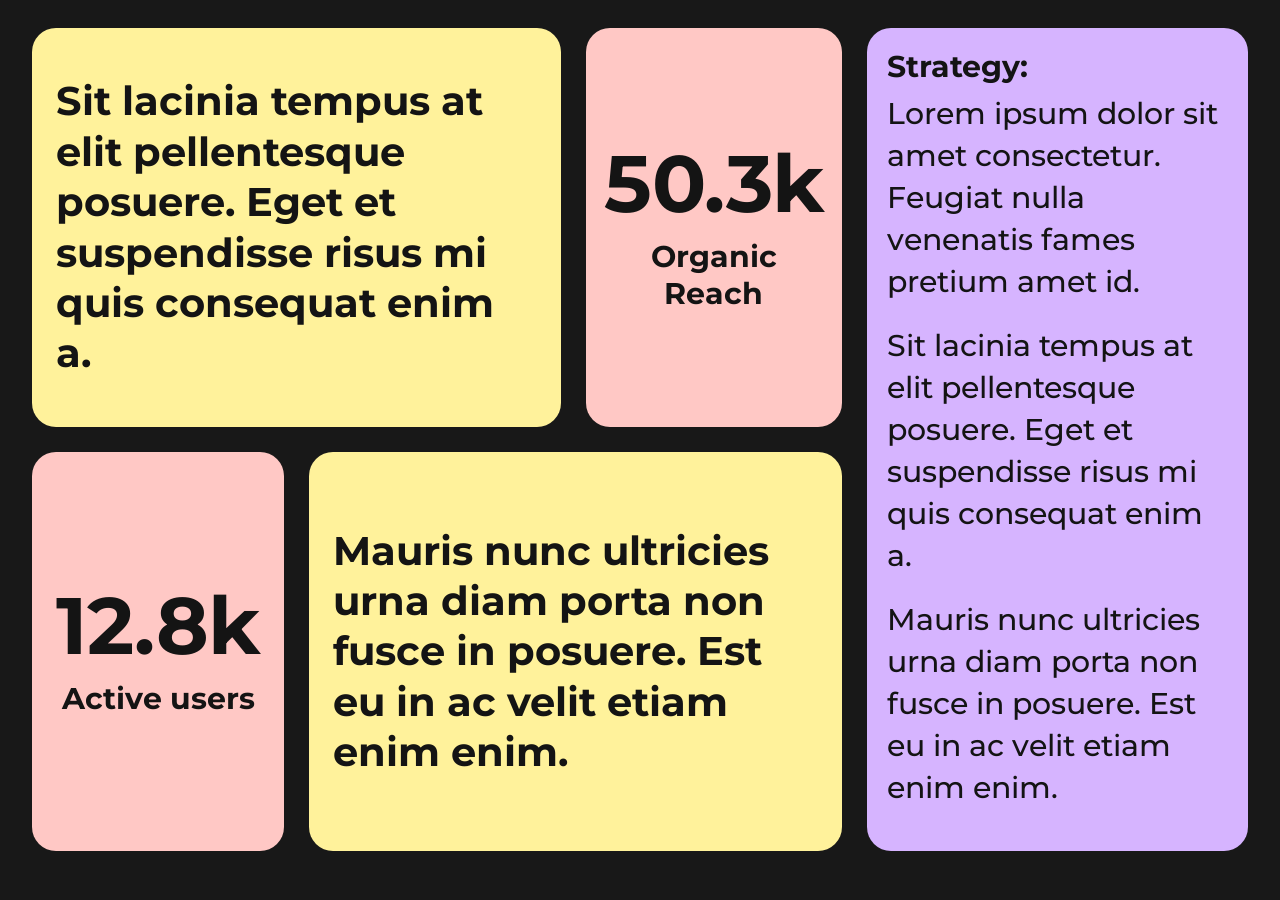
<file: index.html>
<!DOCTYPE html>
<html lang="az">
<head>
  <meta charset="utf-8">
  <meta name="viewport" content="width=device-width, initial-scale=1">
  <title>Marketing</title>
  <link rel="preconnect" href="https://fonts.googleapis.com">
  <link href="https://fonts.googleapis.com/css2?family=Montserrat:wght@400;500;600;700;800&display=swap" rel="stylesheet">
  <link rel="stylesheet" href="style.css">
</head>
<body>
    <div class="grid">
      <section class="card yellow text a">Sit lacinia tempus at elit pellentesque posuere. Eget et suspendisse risus mi quis consequat enim a.</section>
      <section class="card pink stat b"><strong>50.3k</strong><span>Organic Reach</span></section>
      <section class="card pink stat c"><strong>12.8k</strong><span>Active users</span></section>
      <section class="card yellow text d">Mauris nunc ultricies urna diam porta non fusce in posuere. Est eu in ac velit etiam enim enim.</section>
      <section class="card purple e">
        <h2>Strategy:</h2>
        <p>Lorem ipsum dolor sit amet consectetur. Feugiat nulla venenatis fames pretium amet id.</p>
        <p>Sit lacinia tempus at elit pellentesque posuere. Eget et suspendisse risus mi quis consequat enim a.</p>
        <p>Mauris nunc ultricies urna diam porta non fusce in posuere. Est eu in ac velit etiam enim enim.</p>
      </section>
    </div>
</body>
</html>
</file>
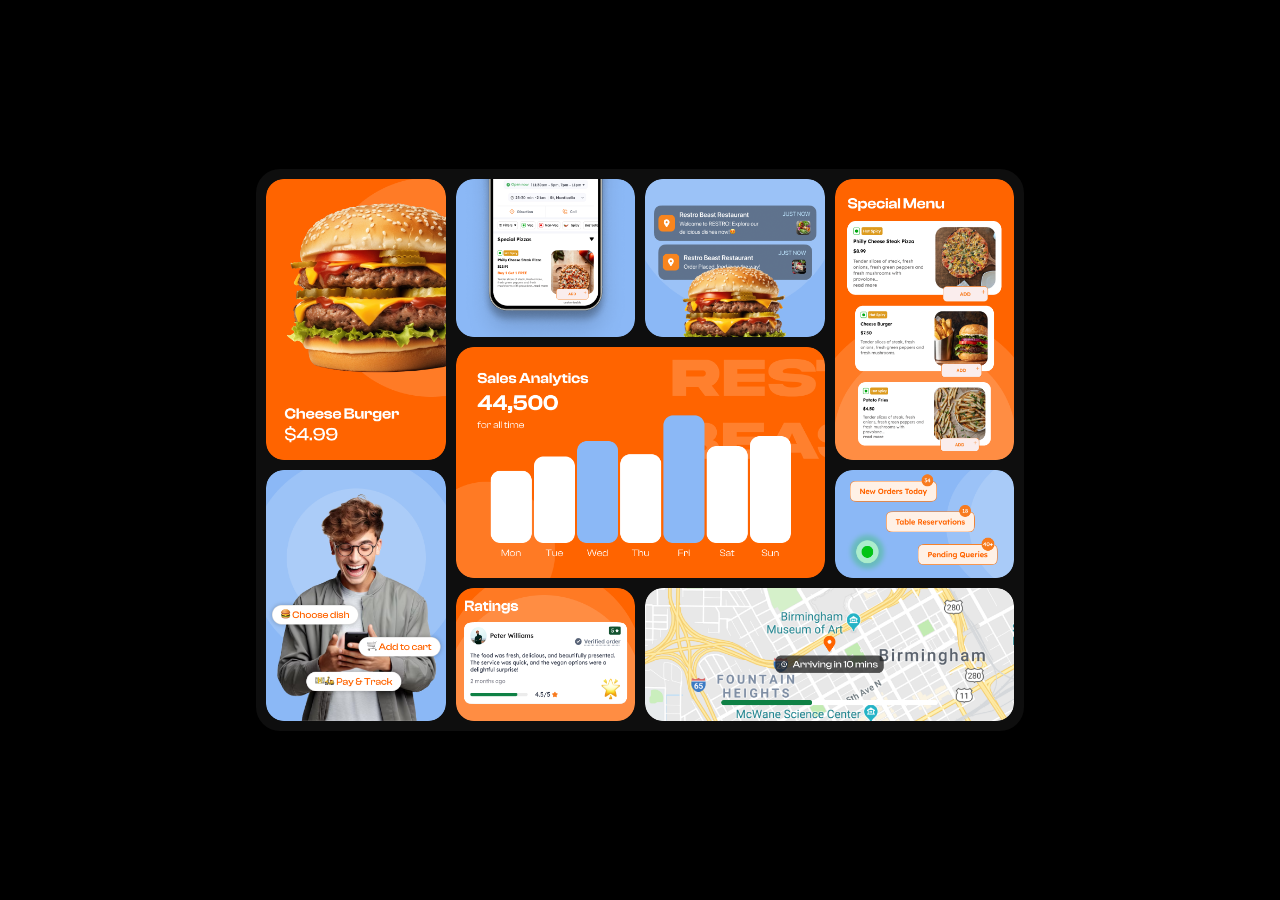
<file: index2.html>
<!DOCTYPE html>
<html lang="az">
<head>
  <meta charset="utf-8">
  <meta name="viewport" content="width=device-width, initial-scale=1">
  <title>Restro Beast</title>
  <link rel="stylesheet" href="style2.css">
</head>
<body>
  <main class="bento">
    <img class="burger"  src="images/Frame 1000007410.png" alt="Cheese Burger $4.99">
    <img class="phone"   src="images/Frame 1000007412.png" alt="Restoran tətbiqi">
    <img class="notif"   src="images/Frame 1000007413.png" alt="Bildirişlər">
    <img class="menu"    src="images/Frame 1000007414.png" alt="Special Menu">
    <img class="sales"   src="images/Frame 1000007415.png" alt="Sales Analytics">
    <img class="orders"  src="images/Frame 1000007416.png" alt="Sifarişlər">
    <img class="person"  src="images/Frame 1000007411.png" alt="Choose dish, Add to cart, Pay and Track">
    <img class="rating"  src="images/Frame 1000007418.png" alt="Ratings">
    <img class="map"     src="images/Frame 1000007417.png" alt="Xəritə">
  </main>
</body>
</html>
</file>
<file: style.css>
:root {
  --bg: #181818;
  --title: #ffffff;
  --ink: #141414;
  --yellow: #fff29b;
  --pink: #ffc8c5;
  --purple: #d6b4ff;
}

* {
  margin: 0;
  padding: 0;
  box-sizing: border-box;
}

body {
  margin: 0;
  min-height: 100%;
}

body {
  background: var(--bg);
  font-family: "Montserrat", system-ui, -apple-system, "Segoe UI", Arial,
    sans-serif;
  color: var(--ink);
  display: flex;
  justify-content: center;
}

.grid {
  padding: 28px 32px 32px;
  flex: 1;
  display: grid;
  gap: 25px;
  grid-template-columns: 160fr 160fr 161fr 242fr;
  grid-template-rows: repeat(2, minmax(160px, 1fr));
}

.card {
  border-radius: 24px;
  padding: 22px 18px;
  display: flex;
  flex-direction: column;
  justify-content: center;
}

.yellow {
  background: var(--yellow);
}
.pink {
  background: var(--pink);
}
.purple {
  background: var(--purple);
}

.text {
  font-weight: 700;
  font-size: 40px;
  line-height: 1.26;
  padding: 18px 24px;
}

.a {
  grid-column: 1 / 3;
  grid-row: 1;
}
.b {
  grid-column: 3;
  grid-row: 1;
}
.c {
  grid-column: 1;
  grid-row: 2;
}
.d {
  grid-column: 2 / 4;
  grid-row: 2;
}
.e {
  grid-column: 4;
  grid-row: 1 / 3;
  justify-content: flex-start;
  padding: 20px;
}

.stat {
  align-items: center;
  text-align: center;
}
.stat strong {
  font-size: 80px;
  font-weight: 700;
  line-height: 1;
  letter-spacing: -0.5px;
}
.stat span {
  margin-top: 14px;
  font-size: 30px;
  font-weight: 700;
}

.e h2 {
  margin: 0 0 8px;
  font-size: 30px;
  font-weight: 700;
}
.e p {
  margin: 0 0 22px;
  font-size: 30px;
  line-height: 1.4;
  font-weight: 500;
}
</file>
<file: style2.css>
* {
  margin: 0;
  padding: 0;
  box-sizing: border-box;
}

body {
  background: #000;
  height: 100vh;
  display: flex;
  justify-content: center;
  align-items: center;
}

.bento {
  width: 60%;
  padding: 10px;
  background: #0e0e0e;
  border-radius: 24px;
  display: grid;
  gap: 10px;
  grid-template-columns: repeat(4, 1fr);
  grid-template-rows: 143fr 102fr 98fr 120fr;
}
.bento img {
  width: 100%;
  height: 100%;
  display: block;
  object-fit: fill;
  border-radius: 18px;
}

.burger {
  grid-column: 1;
  grid-row: 1 / 3;
}
.phone {
  grid-column: 2;
  grid-row: 1;
}
.notif {
  grid-column: 3;
  grid-row: 1;
}
.menu {
  grid-column: 4;
  grid-row: 1 / 3;
}
.sales {
  grid-column: 2 / 4;
  grid-row: 2 / 4;
}
.orders {
  grid-column: 4;
  grid-row: 3;
}
.person {
  grid-column: 1;
  grid-row: 3 / 5;
}
.rating {
  grid-column: 2;
  grid-row: 4;
}
.map {
  grid-column: 3 / 5;
  grid-row: 4;
}
</file>
